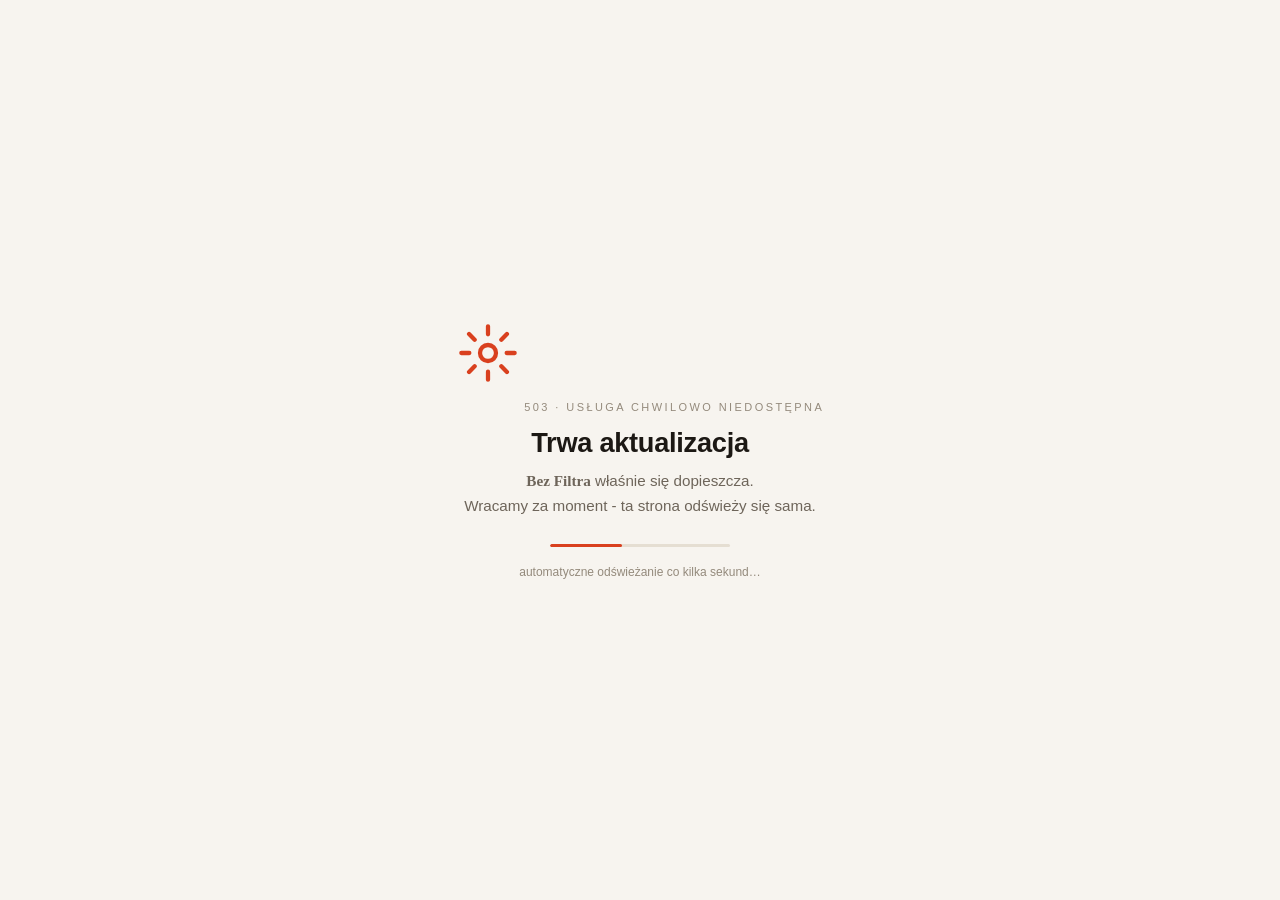
<file: maintenance/index.html>
<!doctype html>
<html lang="pl">
<head>
  <meta charset="UTF-8" />
  <meta name="viewport" content="width=device-width, initial-scale=1.0, viewport-fit=cover" />
  <meta http-equiv="refresh" content="8" />
  <title>Bez Filtra · trwa aktualizacja</title>
  <style>
    * { margin: 0; padding: 0; box-sizing: border-box; }
    html, body { height: 100%; }
    body {
      font-family: -apple-system, BlinkMacSystemFont, 'Segoe UI', Roboto, Helvetica, Arial, sans-serif;
      background: #F7F4EF;
      color: #1C1814;
      display: flex; align-items: center; justify-content: center;
      min-height: 100vh; overflow: hidden; position: relative;
    }
    .card { position: relative; text-align: center; padding: 0 24px; max-width: 420px; }
    .gear {
      width: 64px; height: 64px; margin: 0 auto 26px;
      animation: spin 3.4s linear infinite;
      color: #D9401E;
    }
    @keyframes spin { to { transform: rotate(360deg); } }
    .badge {
      display: inline-block; font-size: 11px; letter-spacing: 0.22em; text-transform: uppercase;
      color: #948A7C; margin-bottom: 14px;
    }
    h1 { font-size: 1.7rem; font-weight: 700; letter-spacing: -0.01em; margin-bottom: 10px; }
    .wordmark { font-family: ui-serif, Georgia, 'Iowan Old Style', 'Times New Roman', serif; font-weight: 700; }
    p { font-size: 0.95rem; line-height: 1.6; color: #6E655A; }
    .bar {
      margin: 26px auto 0; width: 180px; height: 3px; border-radius: 3px;
      background: #E5DED2; overflow: hidden; position: relative;
    }
    .bar::after {
      content: ''; position: absolute; top: 0; left: 0; height: 100%; width: 40%;
      border-radius: 3px; background: #D9401E;
      animation: slide 1.6s ease-in-out infinite;
    }
    @keyframes slide { 0% { left: -40%; } 100% { left: 100%; } }
    .hint { margin-top: 18px; font-size: 12px; color: #948A7C; }
  </style>
</head>
<body>
  <div class="card">
    <svg class="gear" viewBox="0 0 24 24" fill="none" stroke="currentColor" stroke-width="1.6" stroke-linecap="round" stroke-linejoin="round" xmlns="http://www.w3.org/2000/svg">
      <circle cx="12" cy="12" r="3" />
      <path d="M12 2v3M12 19v3M4.9 4.9l2.1 2.1M17 17l2.1 2.1M2 12h3M19 12h3M4.9 19.1L7 17M17 7l2.1-2.1" />
    </svg>

    <div class="badge">503 · usługa chwilowo niedostępna</div>
    <h1>Trwa aktualizacja</h1>
    <p>
      <span class="wordmark">Bez Filtra</span> właśnie się dopieszcza.<br/>
      Wracamy za moment - ta strona odświeży się sama.
    </p>

    <div class="bar"></div>
    <div class="hint">automatyczne odświeżanie co kilka sekund…</div>
  </div>
</body>
</html>
</file>
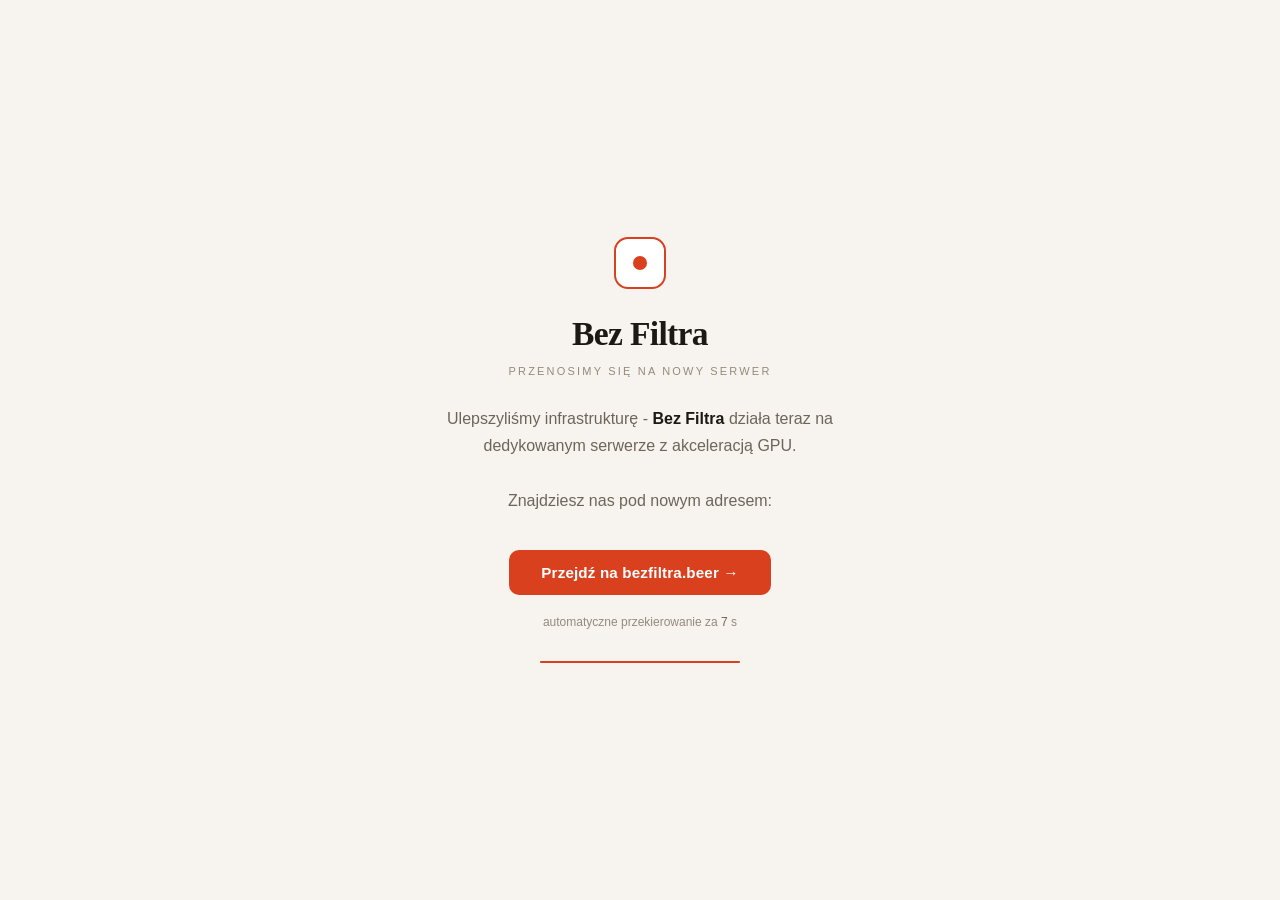
<file: redirect/index.html>
<!doctype html>
<html lang="pl">
<head>
  <meta charset="UTF-8" />
  <meta name="viewport" content="width=device-width, initial-scale=1.0, viewport-fit=cover" />
  <meta http-equiv="refresh" content="8;url=https://bezfiltra.beer" />
  <title>Bez Filtra · przenosimy się</title>
  <style>
    * { margin: 0; padding: 0; box-sizing: border-box; }
    html, body { height: 100%; }
    body {
      font-family: -apple-system, BlinkMacSystemFont, 'Segoe UI', Roboto, Helvetica, Arial, sans-serif;
      background: #F7F4EF;
      color: #1C1814;
      display: flex; align-items: center; justify-content: center;
      min-height: 100vh; overflow: hidden; position: relative;
    }
    .card {
      position: relative; text-align: center;
      padding: 0 28px; max-width: 460px; width: 100%;
    }
    .logo {
      width: 52px; height: 52px; margin: 0 auto 26px;
      border-radius: 14px;
      border: 2px solid #D9401E;
      display: flex; align-items: center; justify-content: center;
      background: #FFFFFF;
    }
    .logo::after {
      content: ''; width: 14px; height: 14px; border-radius: 50%;
      background: #D9401E;
    }
    .wordmark {
      font-family: ui-serif, Georgia, 'Iowan Old Style', 'Times New Roman', serif;
      font-size: 2.1rem; font-weight: 700; letter-spacing: -0.02em;
      margin-bottom: 8px;
    }
    .badge {
      display: inline-block; font-size: 11px; letter-spacing: 0.2em;
      text-transform: uppercase; color: #948A7C;
      margin-bottom: 28px;
    }
    .message {
      font-size: 1rem; line-height: 1.7;
      color: #6E655A;
      margin-bottom: 36px;
    }
    .message strong { color: #1C1814; }
    .btn {
      display: inline-block;
      padding: 14px 32px;
      border-radius: 10px;
      background: #D9401E;
      color: #FFFFFF;
      font-size: 0.95rem;
      font-weight: 600;
      letter-spacing: 0.01em;
      text-decoration: none;
      transition: background 0.2s, transform 0.2s;
    }
    .btn:hover { background: #B93316; transform: translateY(-1px); }
    .countdown {
      margin-top: 20px;
      font-size: 12px;
      color: #948A7C;
    }
    .countdown span {
      color: #6E655A;
      font-variant-numeric: tabular-nums;
    }
    .bar {
      margin: 32px auto 0; width: 200px; height: 2px; border-radius: 2px;
      background: #E5DED2; overflow: hidden; position: relative;
    }
    .bar::after {
      content: ''; position: absolute; top: 0; left: 0; height: 100%; width: 0;
      background: #D9401E;
      animation: fill 8s linear forwards;
    }
    @keyframes fill { from { width: 0; } to { width: 100%; } }
  </style>
</head>
<body>
  <div class="card">
    <div class="logo"></div>
    <div class="wordmark">Bez Filtra</div>
    <div class="badge">przenosimy się na nowy serwer</div>
    <p class="message">
      Ulepszyliśmy infrastrukturę - <strong>Bez Filtra</strong> działa teraz
      na dedykowanym serwerze z akceleracją GPU.<br /><br />
      Znajdziesz nas pod nowym adresem:
    </p>
    <a class="btn" href="https://bezfiltra.beer">
      Przejdź na bezfiltra.beer →
    </a>
    <div class="countdown">automatyczne przekierowanie za <span id="s">8</span> s</div>
    <div class="bar"></div>
  </div>

  <script>
    var s = 8
    var el = document.getElementById('s')
    var t = setInterval(function() {
      s--
      el.textContent = s
      if (s <= 0) { clearInterval(t); location.href = 'https://bezfiltra.beer' }
    }, 1000)
  </script>
</body>
</html>
</file>
